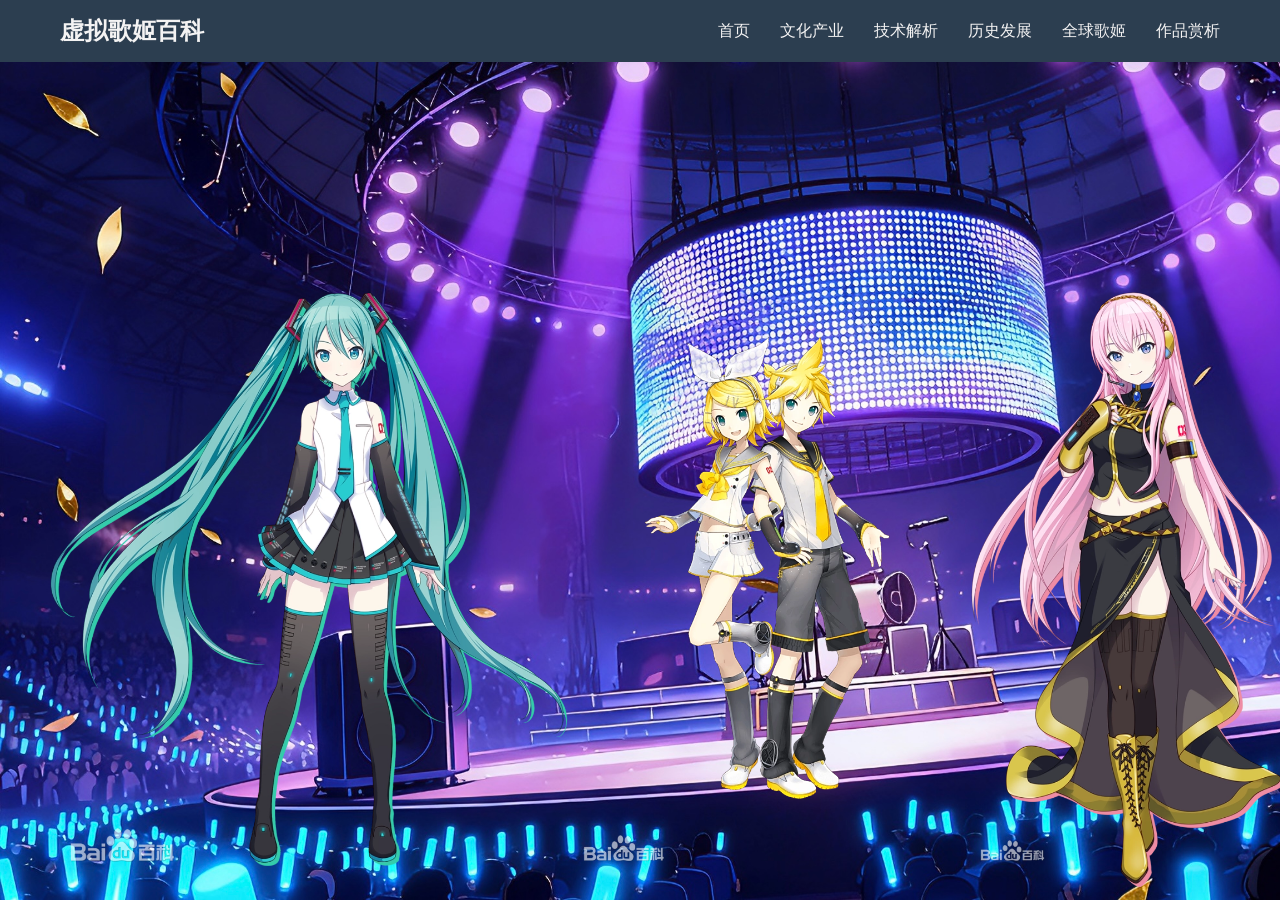
<file: index.html>
<!DOCTYPE html>
<html lang="zh-CN">
<head>
    <meta charset="UTF-8">
    <title>认识虚拟歌姬-首页</title>  
    <style>
        /* 背景样式 */
        body {
            width: 100vw;
            background-image: url("images/IMG_2318.JPG"); 
            background-size: cover; 
            background-repeat: no-repeat; 
            background-attachment: fixed; 
        }

        /* 导航栏样式 */
        * {
            margin: 0;
            padding: 0;
            box-sizing: border-box;
            font-family: Arial, sans-serif;
        }
        ul {
            list-style: none;
        }
        a {
            text-decoration: none;
            color: #f4f3f3;
        }
        .navbar {
            background-color: #2c3e50;
            width: 100%;
            position: fixed;
            top: 0;
            z-index: 100;
        }
        .nav-container {
            max-width: 1200px;
            margin: 0 auto;
            display: flex;
            justify-content: space-between;
            align-items: center;
            padding: 15px 20px;
        }
        .nav-logo {
            font-size: 24px;
            font-weight: bold;
        }
        .nav-menu {
            display: flex;
            gap: 30px;
        }
        .nav-menu li a {
            font-size: 16px;
            padding: 5px 0;
            border-bottom: 2px solid transparent;
            transition: all 0.3s;
        }
        .nav-menu li a:hover {
            color: #3498db;
            border-bottom: 2px solid #3498db;
        }

        /* 底部人物图片上浮效果 */
        .characters {
            position: absolute;
            bottom: 0;
            left: 0;
            width: 100%;
            display: flex;
            justify-content: space-around;
            align-items: flex-end;
            padding: 0 50px 10px;
            z-index: 5;
        }
        .character {
            position: relative;
            height: 600px; 
            opacity: 0;
            transform: translateY(100%);
            animation: floatUp 1.2s ease-out forwards;
        }
        .character img {
            height: 100%;
            object-fit: contain;
        }
        /* 人物依次浮现延迟 */
        .character:nth-child(1) { animation-delay: 0.3s; }
        .character:nth-child(2) { animation-delay: 0.6s; }
        .character:nth-child(3) { animation-delay: 0.9s; }
        .character:nth-child(4) { animation-delay: 1.2s; } 

        /* 上浮动画 */
        @keyframes floatUp {
            0% {
                opacity: 0;
                transform: translateY(100%);
            }
            100% {
                opacity: 1;
                transform: translateY(0);
            }
        }
    </style>
</head>
<body>
    <!-- 导航栏主体 -->
    <nav class="navbar">
        <div class="nav-container">
            <a href="#" class="nav-logo">虚拟歌姬百科</a>
            <ul class="nav-menu" id="navMenu">
      <li><a href="index.html">首页</a></li>
      <li><a href="culture.html">文化产业</a></li>
      <li><a href="technology.html">技术解析</a></li>
      <li><a href="history.html">历史发展</a></li>
      <li><a href="worldGJ.html">全球歌姬</a></li>
      <li><a href="masterpiece.html">作品赏析</a></li>
            </ul>
        </div>
    </nav>

    <!-- 底部人物图片区域 -->
    <div class="characters">
        <div class="character">
            <img src="images/cywl1.webp" alt="初音未来">
        </div>
        <div class="character">
            <img src="images/jingyin.webp" alt="镜音">
        </div>
        <div class="character">
            <img src="images/LG.webp" alt="流歌">
        </div>
        <div class="character">
            <img src="images/dajie.webp" alt="MEIKO">
        </div>
    </div>
</body>
</html>
</file>
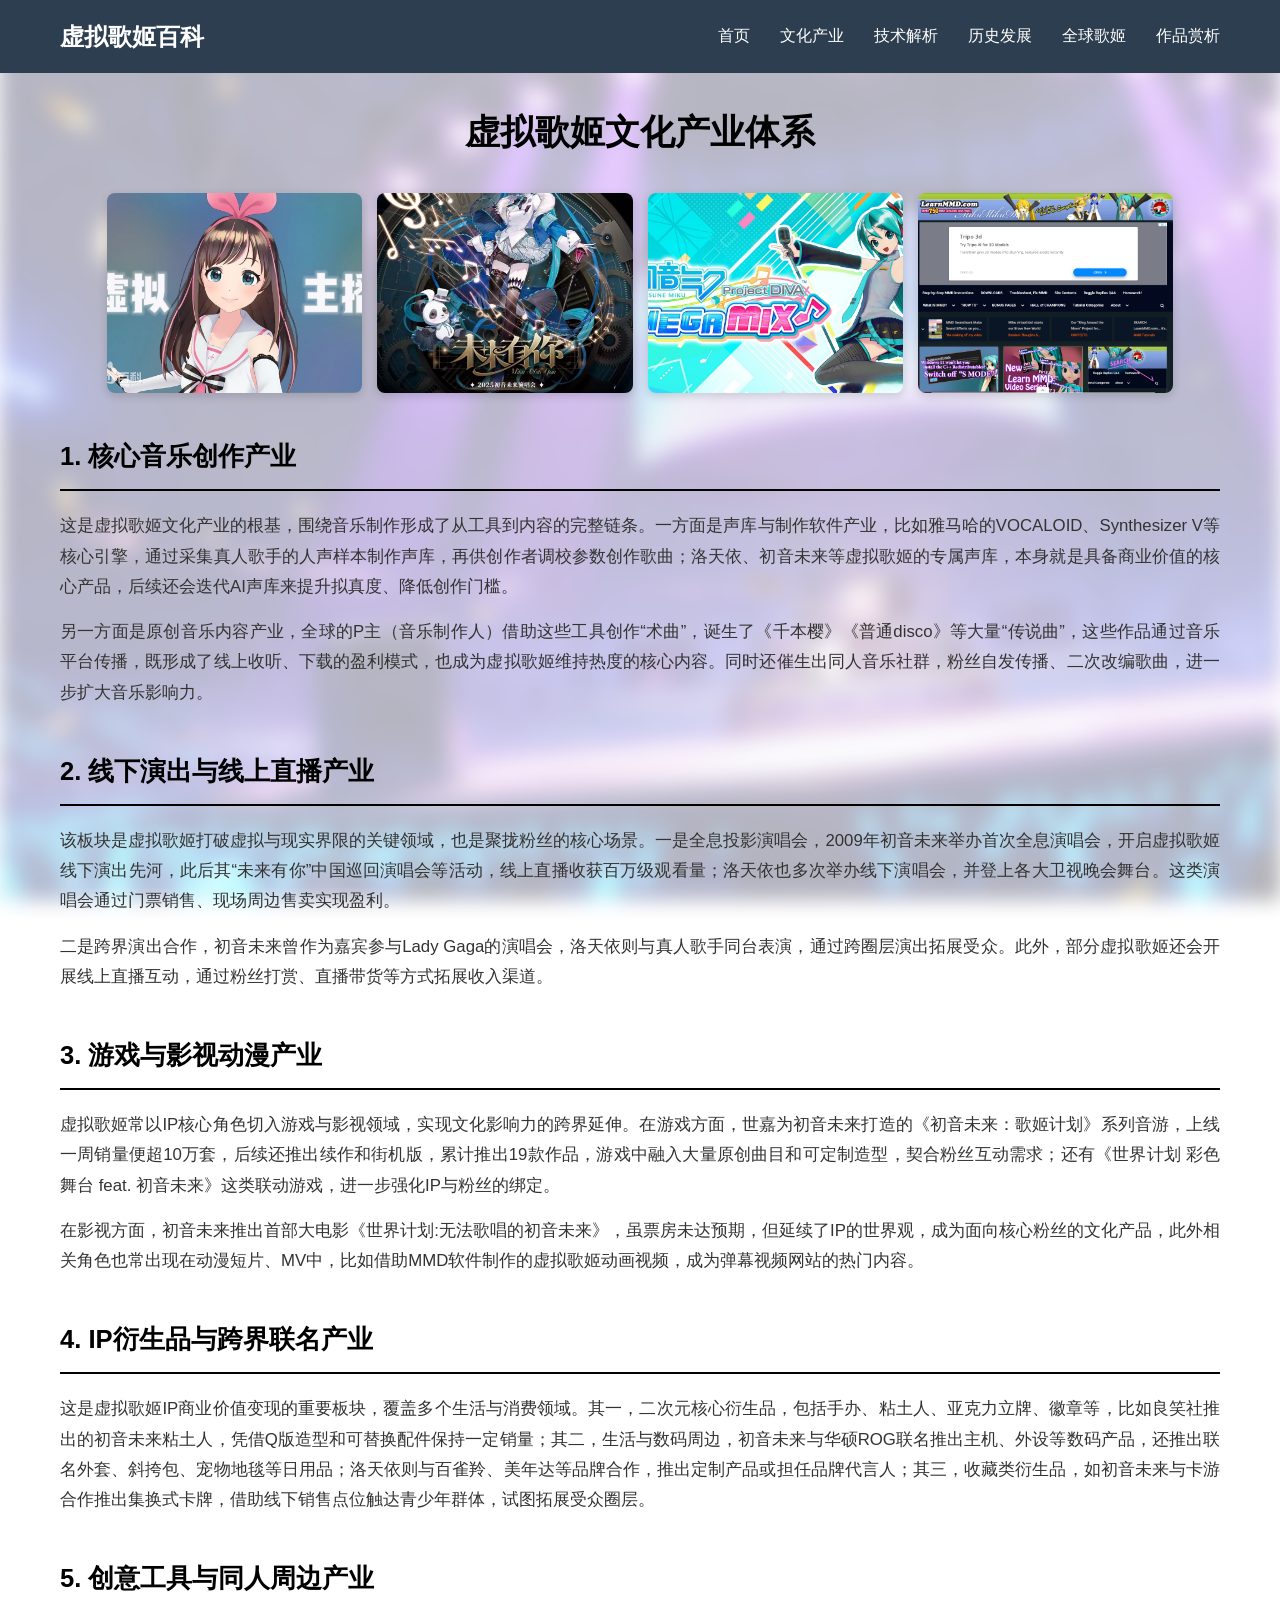
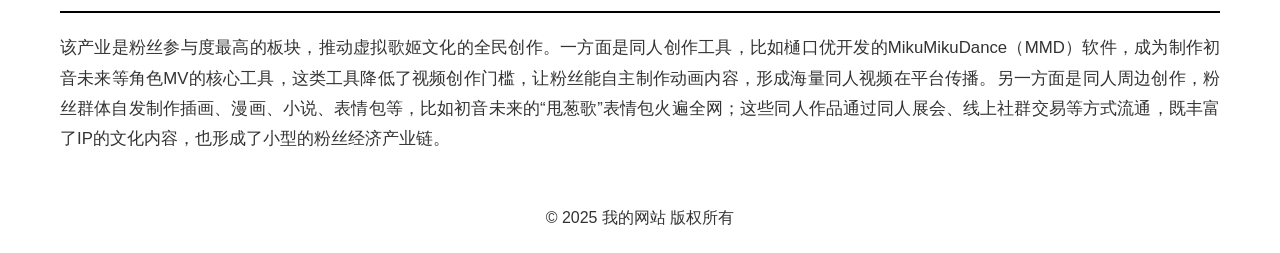
<file: culture.html>
<!DOCTYPE html>
<html lang="zh-CN">
<head>
  <meta charset="UTF-8">
  <title>虚拟歌姬百科 - 文化产业</title>

  <link rel="stylesheet" href="style.css">
  
  <style>
    /*  图片容器样式*/
    .img-container {
      display: flex;
      gap: 15px;
      justify-content: center;
      margin: 30px 0;
    }
    .img-container img {
      width: 22%; /* 4张图平均分配，刚好并排 */
      height: 200px;
      object-fit: cover;
      border-radius: 8px;
      box-shadow: 0 3px 10px rgba(0,0,0,0.15);
    }

    /*  标题和内容样式 */
    h1 {
      text-align: center;
      color: #000;
      margin-bottom: 20px;
      font-size: 2.2rem;
    }
    h2 {
      color: #000;
      margin: 40px 0 20px;
      padding-bottom: 10px;
      border-bottom: 2px solid #000;
      font-size: 1.6rem;
    }
    .content p {
      margin-bottom: 15px;
      font-size: 1.05rem;
      text-align: justify;
    }

    /* 页脚样式 */
    footer {
      text-align: center;
      padding: 20px;
      margin-top: 30px;
    }
  </style>
</head>
<body>
  <!-- 背景模糊层 -->
  <div class="bg-blur"></div>

  <!-- 导航栏 -->
  <nav class="navbar">
    <div class="nav-container">
      <a href="#" class="nav-logo">虚拟歌姬百科</a>
      <ul class="nav-menu" id="navMenu">
      <li><a href="index.html">首页</a></li>
      <li><a href="culture.html">文化产业</a></li>
      <li><a href="technology.html">技术解析</a></li>
      <li><a href="history.html">历史发展</a></li>
      <li><a href="worldGJ.html">全球歌姬</a></li>
      <li><a href="masterpiece.html">作品赏析</a></li>
      </ul>
    </div>
  </nav>

  <!-- 主内容区 -->
  <main>
    <h1>虚拟歌姬文化产业体系</h1>

    <!-- 图片区域 -->
    <div class="img-container">
      <img src="images/vtuber.webp" alt="核心音乐创作产业" title="核心音乐创作产业">
      <img src="images/cywl yanchanghui.jpg" alt="线下演出与线上直播产业" title="线下演出与线上直播产业">
      <img src="images/game.jpg" alt="游戏与影视动漫产业" title="游戏与影视动漫产业">
      <img src="images/website.png" alt="IP衍生品与跨界联名产业" title="IP衍生品与跨界联名产业">
    </div>

    <!-- 内容介绍 -->
    <div class="content">
      <h2>1. 核心音乐创作产业</h2>
      <p>这是虚拟歌姬文化产业的根基，围绕音乐制作形成了从工具到内容的完整链条。一方面是声库与制作软件产业，比如雅马哈的VOCALOID、Synthesizer V等核心引擎，通过采集真人歌手的人声样本制作声库，再供创作者调校参数创作歌曲；洛天依、初音未来等虚拟歌姬的专属声库，本身就是具备商业价值的核心产品，后续还会迭代AI声库来提升拟真度、降低创作门槛。</p>
      <p>另一方面是原创音乐内容产业，全球的P主（音乐制作人）借助这些工具创作“术曲”，诞生了《千本樱》《普通disco》等大量“传说曲”，这些作品通过音乐平台传播，既形成了线上收听、下载的盈利模式，也成为虚拟歌姬维持热度的核心内容。同时还催生出同人音乐社群，粉丝自发传播、二次改编歌曲，进一步扩大音乐影响力。</p>

      <h2>2. 线下演出与线上直播产业</h2>
      <p>该板块是虚拟歌姬打破虚拟与现实界限的关键领域，也是聚拢粉丝的核心场景。一是全息投影演唱会，2009年初音未来举办首次全息演唱会，开启虚拟歌姬线下演出先河，此后其“未来有你”中国巡回演唱会等活动，线上直播收获百万级观看量；洛天依也多次举办线下演唱会，并登上各大卫视晚会舞台。这类演唱会通过门票销售、现场周边售卖实现盈利。</p>
      <p>二是跨界演出合作，初音未来曾作为嘉宾参与Lady Gaga的演唱会，洛天依则与真人歌手同台表演，通过跨圈层演出拓展受众。此外，部分虚拟歌姬还会开展线上直播互动，通过粉丝打赏、直播带货等方式拓展收入渠道。</p>

      <h2>3. 游戏与影视动漫产业</h2>
      <p>虚拟歌姬常以IP核心角色切入游戏与影视领域，实现文化影响力的跨界延伸。在游戏方面，世嘉为初音未来打造的《初音未来：歌姬计划》系列音游，上线一周销量便超10万套，后续还推出续作和街机版，累计推出19款作品，游戏中融入大量原创曲目和可定制造型，契合粉丝互动需求；还有《世界计划 彩色舞台 feat. 初音未来》这类联动游戏，进一步强化IP与粉丝的绑定。</p>
      <p>在影视方面，初音未来推出首部大电影《世界计划:无法歌唱的初音未来》，虽票房未达预期，但延续了IP的世界观，成为面向核心粉丝的文化产品，此外相关角色也常出现在动漫短片、MV中，比如借助MMD软件制作的虚拟歌姬动画视频，成为弹幕视频网站的热门内容。</p>

      <h2>4. IP衍生品与跨界联名产业</h2>
      <p>这是虚拟歌姬IP商业价值变现的重要板块，覆盖多个生活与消费领域。其一，二次元核心衍生品，包括手办、粘土人、亚克力立牌、徽章等，比如良笑社推出的初音未来粘土人，凭借Q版造型和可替换配件保持一定销量；其二，生活与数码周边，初音未来与华硕ROG联名推出主机、外设等数码产品，还推出联名外套、斜挎包、宠物地毯等日用品；洛天依则与百雀羚、美年达等品牌合作，推出定制产品或担任品牌代言人；其三，收藏类衍生品，如初音未来与卡游合作推出集换式卡牌，借助线下销售点位触达青少年群体，试图拓展受众圈层。</p>

      <h2>5. 创意工具与同人周边产业</h2>
      <p>该产业是粉丝参与度最高的板块，推动虚拟歌姬文化的全民创作。一方面是同人创作工具，比如樋口优开发的MikuMikuDance（MMD）软件，成为制作初音未来等角色MV的核心工具，这类工具降低了视频创作门槛，让粉丝能自主制作动画内容，形成海量同人视频在平台传播。另一方面是同人周边创作，粉丝群体自发制作插画、漫画、小说、表情包等，比如初音未来的“甩葱歌”表情包火遍全网；这些同人作品通过同人展会、线上社群交易等方式流通，既丰富了IP的文化内容，也形成了小型的粉丝经济产业链。</p>
    </div>
  </main>

  <!-- 页脚 -->
  <footer>
    <p>© 2025 我的网站 版权所有</p>
  </footer>
</body>
</html>
</file>
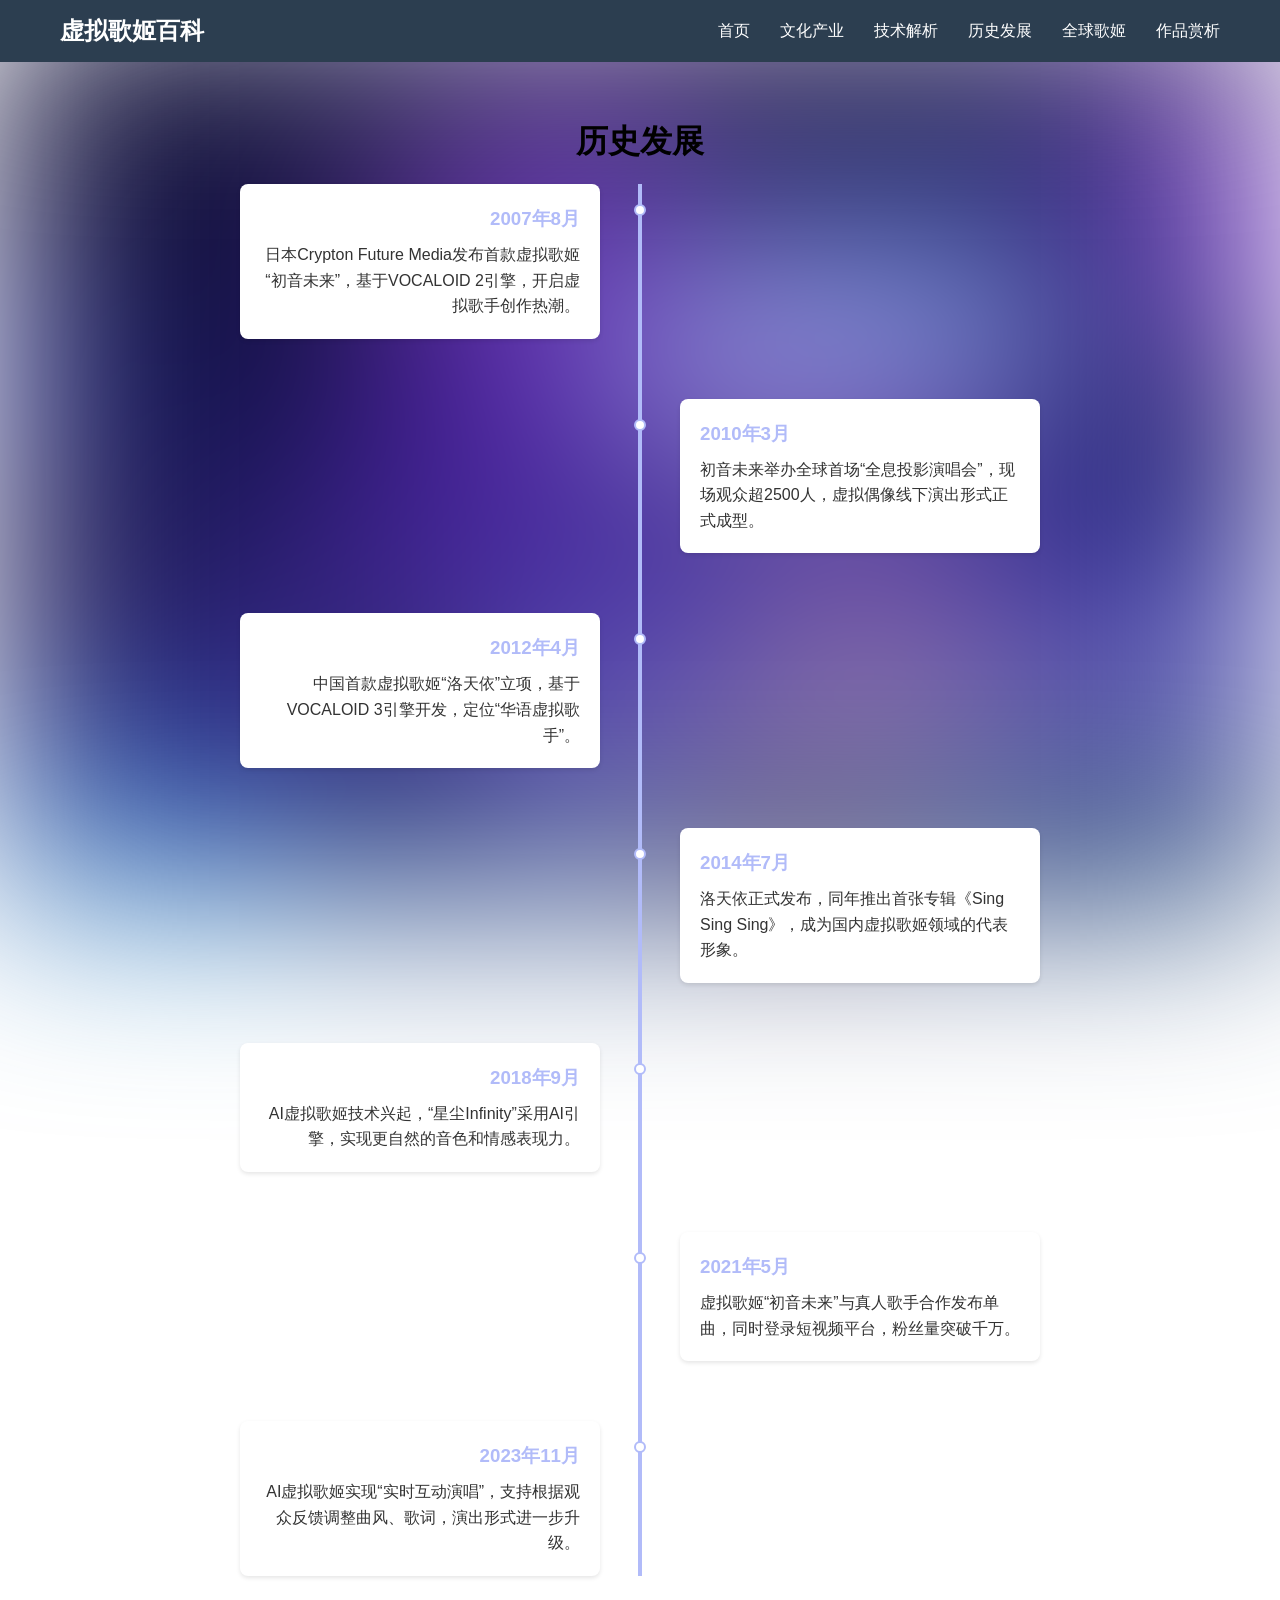
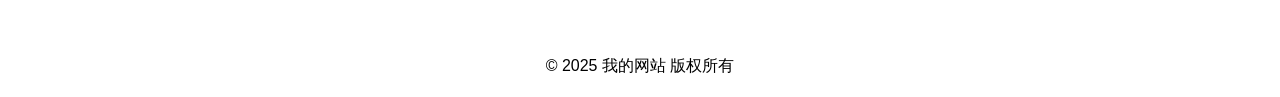
<file: history.html>
<!DOCTYPE html>
<html lang="zh-CN">
<head>
  <meta charset="UTF-8">
  <title>我的网站 - 历史发展</title>
  <style>
        /* 背景模糊层样式 */
    .bg-blur {
      position: fixed;
      top: 0;
      left: 0;
      width: 100vw;
      height: 100vh;
      background-image: url("images/IMG_2318.JPG"); 
      background-size: cover;
      background-repeat: no-repeat;
      filter: blur(100px); /* 背景图模糊 */
      z-index: -1;
    }

    /* 全局初始化样式 */
    * {
      margin: 0;
      padding: 0;
      box-sizing: border-box;
      font-family: Arial, sans-serif;
    }

    /* 导航栏样式 */
    ul {
      list-style: none;
    }
    a {
      text-decoration: none;
      color: #fff;
    }
    .navbar {
      background-color: #2c3e50;
      width: 100%;
      position: fixed;
      top: 0;
      z-index: 100;
    }
    .nav-container {
      max-width: 1200px;
      margin: 0 auto;
      display: flex;
      justify-content: space-between;
      align-items: center;
      padding: 15px 20px;
    }
    .nav-logo {
      font-size: 24px;
      font-weight: bold;
    }
    .nav-menu {
      display: flex;
      gap: 30px;
    }
    .nav-menu li a {
      font-size: 16px;
      padding: 5px 0;
      border-bottom: 2px solid transparent;
      transition: all 0.3s;
    }
    .nav-menu li a:hover {
      color: #3498db;
      border-bottom: 2px solid #3498db;
    }
    
    /* 时间轴 */
    .timeline-container {
      max-width: 800px;
      width: 100%;
      margin: 0 auto;
      position: relative;
    }
    .timeline-line {
      position: absolute;
      left: 50%;
      top: 0;
      bottom: 0;
      width: 4px; 
      background-color: #b1bbf9;
      transform: translateX(-50%);
    }
    .timeline-item {
      display: flex;
      margin-bottom: 60px;
      position: relative;
    }
    .timeline-item.left .content {
      width: 45%;
      margin-right: auto;
      text-align: right;
    }
    .timeline-item.right .content {
      width: 45%;
      margin-left: auto;
      text-align: left;
    }
    .content-box {
      background-color: #fff;
      padding: 20px;
      border-radius: 8px;
      box-shadow: 0 2px 4px rgba(0,0,0,0.1);
    }
    .timeline-dot {
      position: absolute;
      left: 50%;
      top: 20px;
      width: 12px;
      height: 12px;
      background-color: #fff;
      border: 2px solid #b1bbf9;
      border-radius: 50%;
      transform: translateX(-50%);
    }
    .content-text {
      color: #333;
      line-height: 1.6;
    }
    .content-text h3 {
      color: #b1bbf9;
      margin: 0 0 8px 0;
    }

    /* 主标题和页脚样式 */
    main {
      text-align: center;
      padding: 20px;
      margin-top: 100px; 
    }
    footer {
      text-align: center;
      padding: 20px;
      margin-top: 30px;
    }
  </style>
</head>
<body>
  <!-- 背景模糊层 -->
  <div class="bg-blur"></div>

  <!-- 导航栏 -->
  <nav class="navbar">
    <div class="nav-container">
      <a href="#" class="nav-logo">虚拟歌姬百科</a>
      <ul class="nav-menu" id="navMenu">
     <li><a href="index.html">首页</a></li>
      <li><a href="culture.html">文化产业</a></li>
      <li><a href="technology.html">技术解析</a></li>
      <li><a href="history.html">历史发展</a></li>
      <li><a href="worldGJ.html">全球歌姬</a></li>
      <li><a href="masterpiece.html">作品赏析</a></li>
      </ul>
    </div>
  </nav>

  <!-- 主标题 -->
  <main>
    <h1>历史发展</h1>
  </main>

  <!-- 时间轴内容 -->
  <div class="timeline-container">
    <div class="timeline-line"></div>

    <!-- 1. 2007年 -->
    <div class="timeline-item left">
      <div class="content">
        <div class="content-box">
          <div class="content-text">
            <h3>2007年8月</h3>
            <p>日本Crypton Future Media发布首款虚拟歌姬“初音未来”，基于VOCALOID 2引擎，开启虚拟歌手创作热潮。</p>
          </div>
        </div>
      </div>
      <div class="timeline-dot"></div>
    </div>

    <!-- 2. 2010年 -->
    <div class="timeline-item right">
      <div class="content">
        <div class="content-box">
          <div class="content-text">
            <h3>2010年3月</h3>
            <p>初音未来举办全球首场“全息投影演唱会”，现场观众超2500人，虚拟偶像线下演出形式正式成型。</p>
          </div>
        </div>
      </div>
      <div class="timeline-dot"></div>
    </div>

    <!-- 3. 2012年 -->
    <div class="timeline-item left">
      <div class="content">
        <div class="content-box">
          <div class="content-text">
            <h3>2012年4月</h3>
            <p>中国首款虚拟歌姬“洛天依”立项，基于VOCALOID 3引擎开发，定位“华语虚拟歌手”。</p>
          </div>
        </div>
      </div>
      <div class="timeline-dot"></div>
    </div>

    <!-- 4. 2014年 -->
    <div class="timeline-item right">
      <div class="content">
        <div class="content-box">
          <div class="content-text">
            <h3>2014年7月</h3>
            <p>洛天依正式发布，同年推出首张专辑《Sing Sing Sing》，成为国内虚拟歌姬领域的代表形象。</p>
          </div>
        </div>
      </div>
      <div class="timeline-dot"></div>
    </div>

    <!-- 5. 2018年 -->
    <div class="timeline-item left">
      <div class="content">
        <div class="content-box">
          <div class="content-text">
            <h3>2018年9月</h3>
            <p>AI虚拟歌姬技术兴起，“星尘Infinity”采用AI引擎，实现更自然的音色和情感表现力。</p>
          </div>
        </div>
      </div>
      <div class="timeline-dot"></div>
    </div>

    <!-- 6. 2021年 -->
    <div class="timeline-item right">
      <div class="content">
        <div class="content-box">
          <div class="content-text">
            <h3>2021年5月</h3>
            <p>虚拟歌姬“初音未来”与真人歌手合作发布单曲，同时登录短视频平台，粉丝量突破千万。</p>
          </div>
        </div>
      </div>
      <div class="timeline-dot"></div>
    </div>

    <!-- 7. 2023年 -->
    <div class="timeline-item left">
      <div class="content">
        <div class="content-box">
          <div class="content-text">
            <h3>2023年11月</h3>
            <p>AI虚拟歌姬实现“实时互动演唱”，支持根据观众反馈调整曲风、歌词，演出形式进一步升级。</p>
          </div>
        </div>
      </div>
      <div class="timeline-dot"></div>
    </div>
  </div>

  <!-- 页脚 -->
  <footer>
    <p>© 2025 我的网站 版权所有</p>
  </footer>
</body>
</html>
</file>
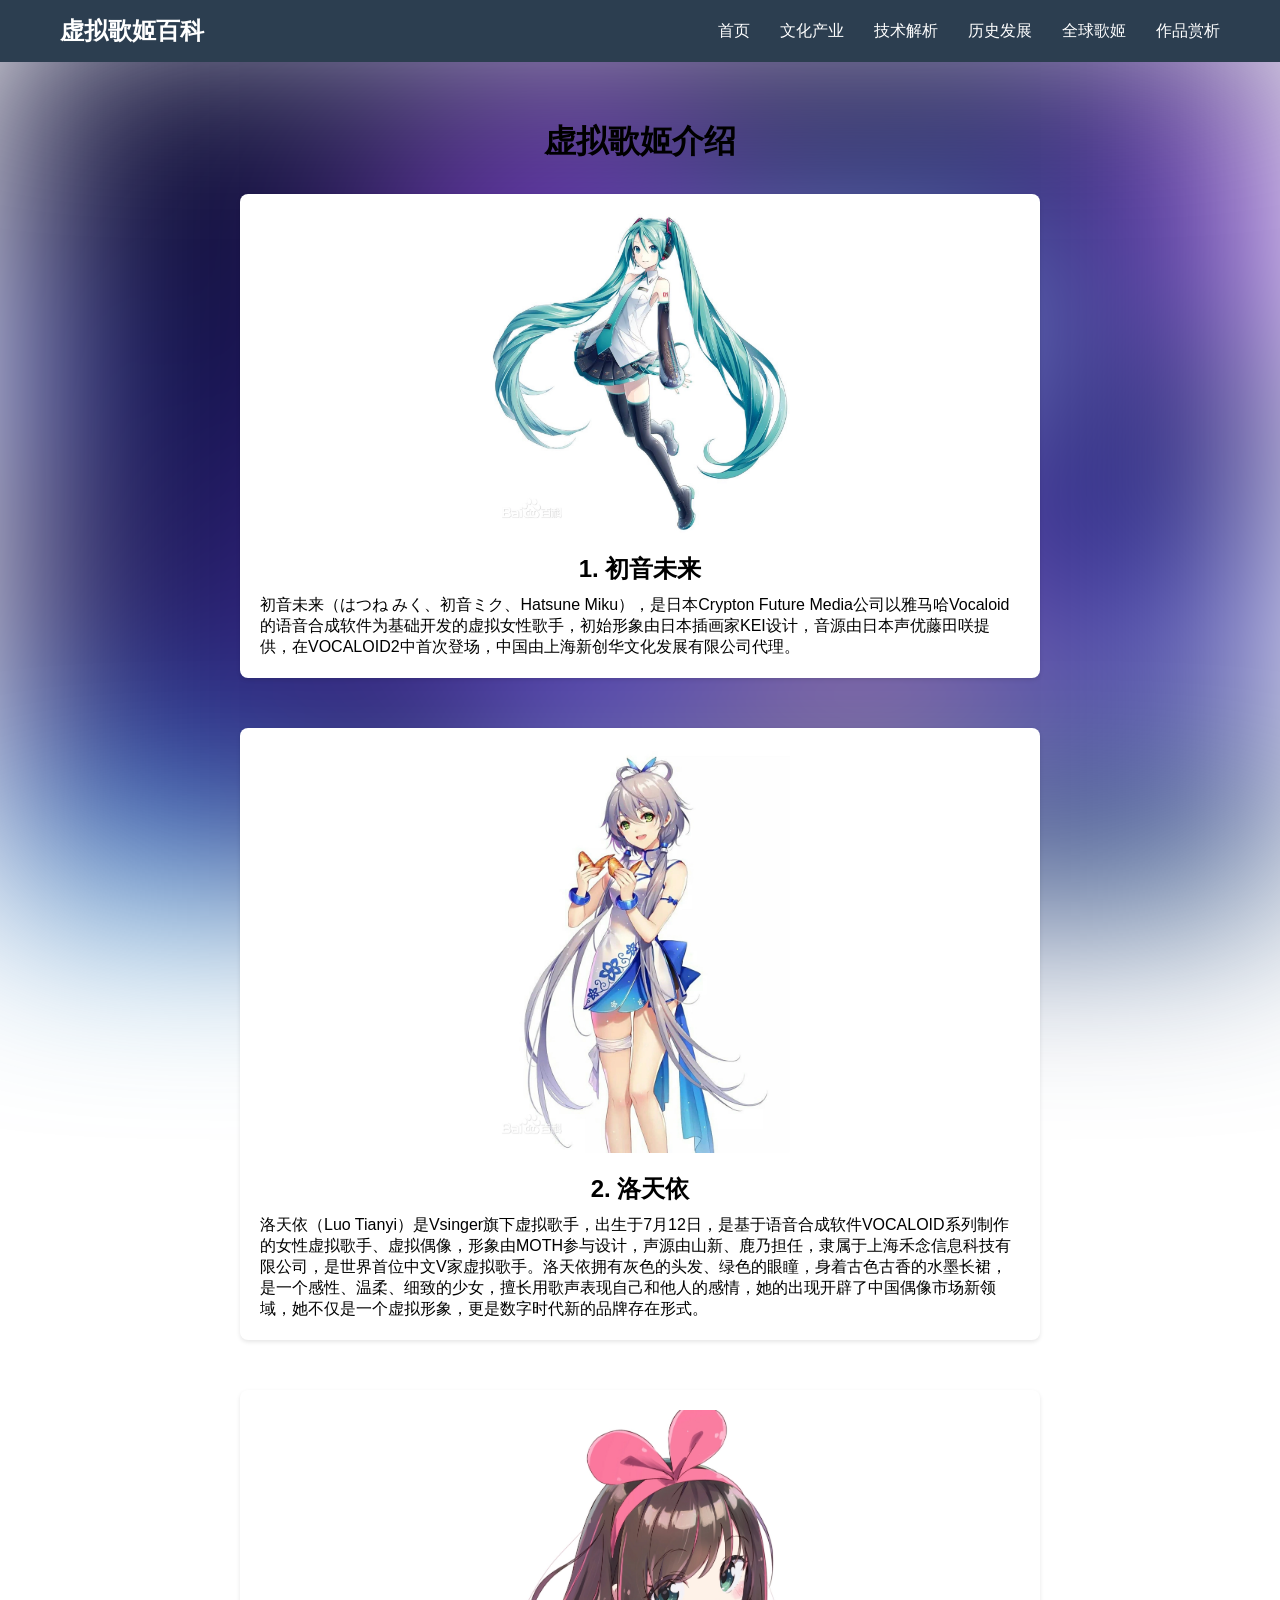
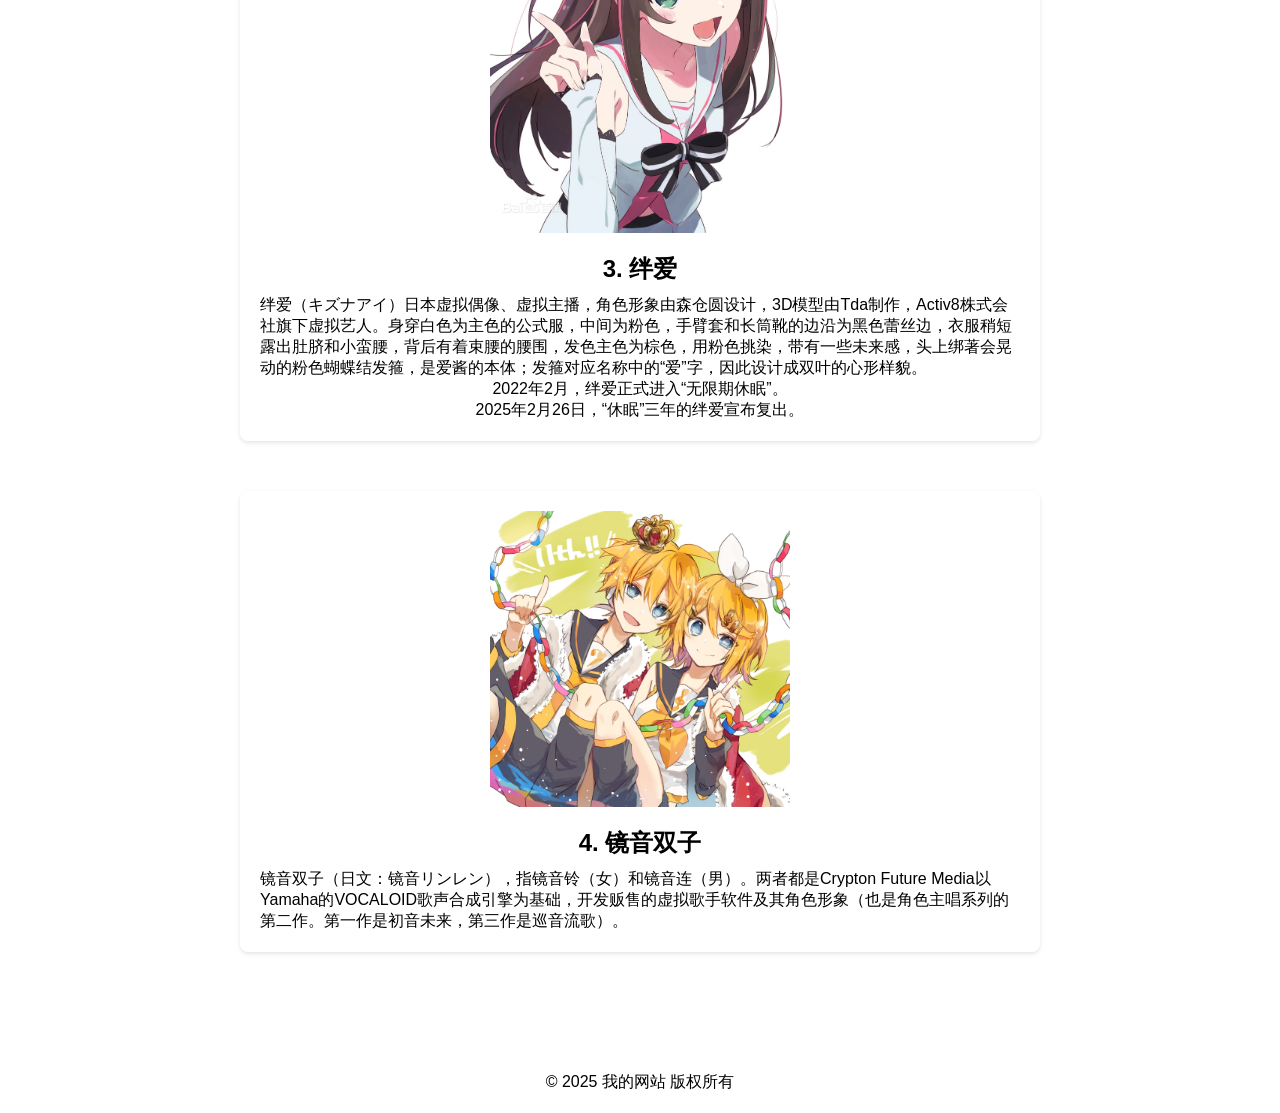
<file: worldGJ.html>
<!DOCTYPE html>
<html lang="zh-CN">
<head>
  <meta charset="UTF-8">
  <title>我的网站 - 全球歌姬</title>
  <style>
    /* 背景模糊层样式 */

    .bg-blur {
      position: fixed;
      top: 0;
      left: 0;
      width: 100vw;
      height: 100vh;
      background-image: url("images/IMG_2318.JPG"); 
      background-size: cover;
      background-repeat: no-repeat;
      filter: blur(100px);
      z-index: -1;
    }

    /* 全局初始化样式 */

    * {
      margin: 0;
      padding: 0;
      box-sizing: border-box;
      font-family: Arial, sans-serif;
    }
    ul {
      list-style: none;
    }
    a {
      text-decoration: none;
      color: #fff;
    }

    /* 标题样式 */

    h1 {
      text-align: center;
      margin-bottom: 30px;
      margin-top: 20px;
      font-size: 2rem;
    }
    h2 {
      margin-bottom: 10px;
      font-size: 1.5rem;
    }

    /* 导航栏样式 */

    .navbar {
      background-color: #2c3e50;
      width: 100%;
      position: fixed;
      top: 0;
      z-index: 100;
    }
    .nav-container {
      max-width: 1200px;
      margin: 0 auto;
      display: flex;
      justify-content: space-between;
      align-items: center;
      padding: 15px 20px;
    }
    .nav-logo {
      font-size: 24px;
      font-weight: bold;
    }
    .nav-menu {
      display: flex;
      gap: 30px;
    }
    .nav-menu li a {
      font-size: 16px;
      padding: 5px 0;
      border-bottom: 2px solid transparent;
      transition: all 0.3s;
    }
    .nav-menu li a:hover {
      color: #3498db;
      border-bottom: 2px solid #3498db;
    }
    /* 歌姬卡片样式 */
    .singer-card {
      max-width: 800px; 
      margin: 0 auto 50px; 
      display: flex;
      flex-direction: column; /* 垂直排列 */
      align-items: center; 
      background-color: #fff;
      padding: 20px;
      border-radius: 8px; 
      box-shadow: 0 2px 4px rgba(0,0,0,0.1); 
    }
    .singer-card img {
      width: 300px; 
      margin-bottom: 20px; /* 图片和文字之间的间距 */
      border-radius: 4px; 
    }

    /* 内容区顶部间距 */
    .content {
      margin-top: 80px;
      padding: 20px;
    }

    /* 页脚样式 */
    footer {
      text-align: center; 
      padding: 20px;
      margin-top: 30px;
    }
  </style>
</head>
<body>
  <!-- 背景模糊层 -->
  <div class="bg-blur"></div>

  <!-- 导航栏 -->
  <nav class="navbar">
    <div class="nav-container">
      <a href="#" class="nav-logo">虚拟歌姬百科</a>
      <ul class="nav-menu" id="navMenu">
      <li><a href="index.html">首页</a></li>
      <li><a href="culture.html">文化产业</a></li>
      <li><a href="technology.html">技术解析</a></li>
      <li><a href="history.html">历史发展</a></li>
      <li><a href="worldGJ.html">全球歌姬</a></li>
      <li><a href="masterpiece.html">作品赏析</a></li>
      </ul>
    </div>
  </nav>

  <!-- 核心内容区 -->
  <div class="content">
    <h1>虚拟歌姬介绍</h1>

    <!-- 1. 初音未来 -->
    <div class="singer-card">
      <img src="images/cywl.webp" alt="初音未来">
      <h2>1. 初音未来</h2>
      <p>初音未来（はつね みく、初音ミク、Hatsune Miku），是日本Crypton Future Media公司以雅马哈Vocaloid的语音合成软件为基础开发的虚拟女性歌手，初始形象由日本插画家‌KEI‌设计，音源由日本声优藤田咲提供，在VOCALOID2中首次登场，中国由上海新创华文化发展有限公司代理。</p>
    </div>

    <!-- 2. 洛天依 -->
    <div class="singer-card">
      <img src="images/luotianyi.webp" alt="洛天依">
      <h2>2. 洛天依</h2>
      <p>洛天依（Luo Tianyi）是Vsinger旗下虚拟歌手，出生于7月12日，是基于语音合成软件VOCALOID系列制作的女性虚拟歌手、虚拟偶像，形象由MOTH参与设计，声源由山新、鹿乃担任，隶属于上海禾念信息科技有限公司，是世界首位中文V家虚拟歌手。洛天依拥有灰色的头发、绿色的眼瞳，身着古色古香的水墨长裙，是一个感性、温柔、细致的少女，擅长用歌声表现自己和他人的感情，她的出现开辟了中国偶像市场新领域，她不仅是一个虚拟形象，更是数字时代新的品牌存在形式。</p>
    </div>

    <!-- 3. 绊爱 -->
    <div class="singer-card">
      <img src="images/ban ai.webp" alt="绊爱">
      <h2>3. 绊爱</h2>
      <p>绊爱（キズナアイ）日本虚拟偶像、虚拟主播，角色形象由森仓圆设计，3D模型由Tda制作，Activ8株式会社旗下虚拟艺人。身穿白色为主色的公式服，中间为粉色，手臂套和长筒靴的边沿为黑色蕾丝边，衣服稍短露出肚脐和小蛮腰，背后有着束腰的腰围，发色主色为棕色，用粉色挑染，带有一些未来感，头上绑著会晃动的粉色蝴蝶结发箍，是爱酱的本体；发箍对应名称中的“爱”字，因此设计成双叶的心形样貌。</p>
      <p>2022年2月，绊爱正式进入“无限期休眠”。</p>
      <p>2025年2月26日，“休眠”三年的绊爱宣布复出。</p>
    </div>

    <!-- 4. 镜音双子 -->
    <div class="singer-card">
      <img src="images/jingzi.jpeg" alt="镜音双子">
      <h2>4. 镜音双子</h2>
      <p>镜音双子（日文：镜音リンレン），指镜音铃（女）和镜音连（男）。两者都是Crypton Future Media以Yamaha的VOCALOID歌声合成引擎为基础，开发贩售的虚拟歌手软件及其角色形象（也是角色主唱系列的第二作。第一作是初音未来，第三作是巡音流歌）。</p>
    </div>
  </div>

  <!-- 页脚 -->
  <footer>
    <p>© 2025 我的网站 版权所有</p>
  </footer>
</body>
</html>
</file>
<file: style.css>
* {
  margin: 0;
  padding: 0;
  box-sizing: border-box;
  font-family: "Microsoft YaHei", Arial, sans-serif;
}
body {
  color: #333;
  line-height: 1.8;
  background-color: #fff;
}
ul {
  list-style: none;
}
a {
  text-decoration: none;
  color: #fff;
}
main {
  max-width: 1200px;
  margin: 100px auto 0; 
  padding: 0 20px;
}

/* 2. 背景模糊层 */
.bg-blur {
  position: fixed;
  top: 0;
  left: 0;
  width: 100vw;
  height: 100vh;
  background-image: url("images/IMG_2318.JPG");
  background-size: cover;
  background-repeat: no-repeat;
  filter: blur(10px);
  z-index: -1;
  opacity: 0.3;
}

/* 3. 导航栏样式 */
.navbar {
  background-color: #2c3e50;
  width: 100%;
  position: fixed;
  top: 0;
  z-index: 100;
}
.nav-container {
  max-width: 1200px;
  margin: 0 auto;
  display: flex;
  justify-content: space-between;
  align-items: center;
  padding: 15px 20px;
}
.nav-logo {
  font-size: 24px;
  font-weight: bold;
}
.nav-menu {
  display: flex;
  gap: 30px;
}
.nav-menu li a {
  font-size: 16px;
  padding: 5px 0;
  border-bottom: 2px solid transparent;
  transition: all 0.3s;
}
.nav-menu li a:hover {
  color: #3498db;
  border-bottom: 2px solid #3498db;
}
</file>
